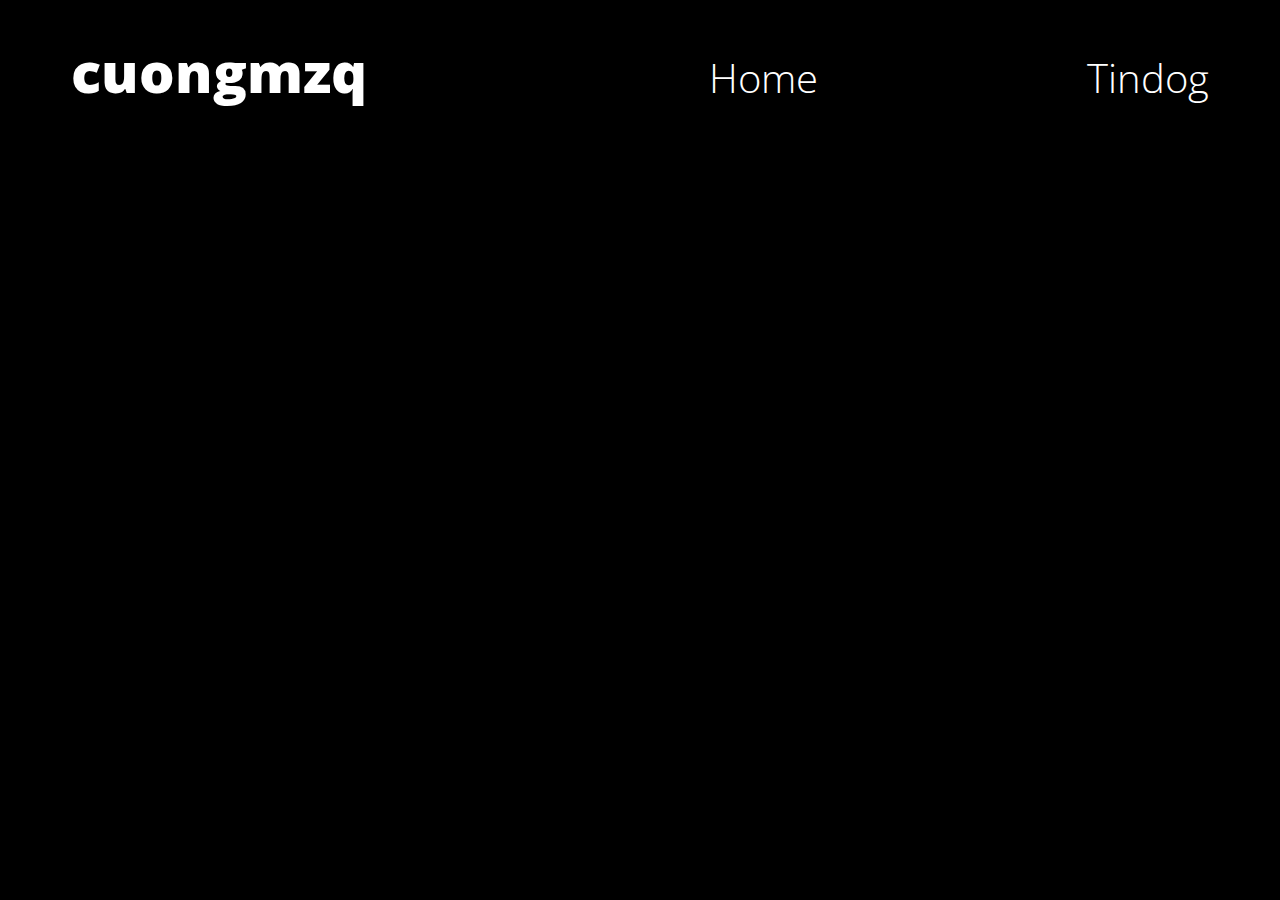
<file: index.html>
<!DOCTYPE html>
<html lang="en">
<head>
    <meta name="google-site-verification" content="tSfeykK9cVOF8v3bQ7t1dlt8lZDp2e0FeY9qTMcRA6c" />
    <meta charset="UTF-8">
    <meta http-equiv="X-UA-Compatible" content="IE=edge">
    <meta name="viewport" content="width=device-width, initial-scale=1.0">
    <link rel="stylesheet" href="styles.css">
    <link rel="preconnect" href="https://fonts.googleapis.com"><link rel="preconnect" href="https://fonts.gstatic.com" crossorigin><link href="https://fonts.googleapis.com/css2?family=Open+Sans:wght@300;400;700;800&display=swap" rel="stylesheet">
    <title>cuongmzq</title>
</head>
<body>
    <header>
        <div class="nav-bar">
            <h1 class="logo-title">cuongmzq</h1>
            <div class="nav-links nav-links">
                <a class="nav-item" href="#">Home</a>
                <a class="nav-item" href="./tindog">Tindog</a>
            </div>
        </div>
    </header>
    <body>
        <!-- <section class="introduction">
            <article class="intro-card">
                <h3 class="intro-title">Languages</h3>
                <p class="intro-content">English</p>
            </article>
            <article class="intro-card">
                <h3 class="intro-title">Programming</h3>
                <p class="intro-content">C++, Javascript, Python with Data structures and algorithm, OOP design, high performance.</p>
            </article>
            <article class="intro-card">
                <h3 class="intro-title">Techniques</h3>
                <p class="intro-content">Actively looking for solution, fast learning new concepts and technologies.</p>
            </article>
        </section> -->
        
    </body>
    <footer>

    </footer>
</body>
</html>
</file>
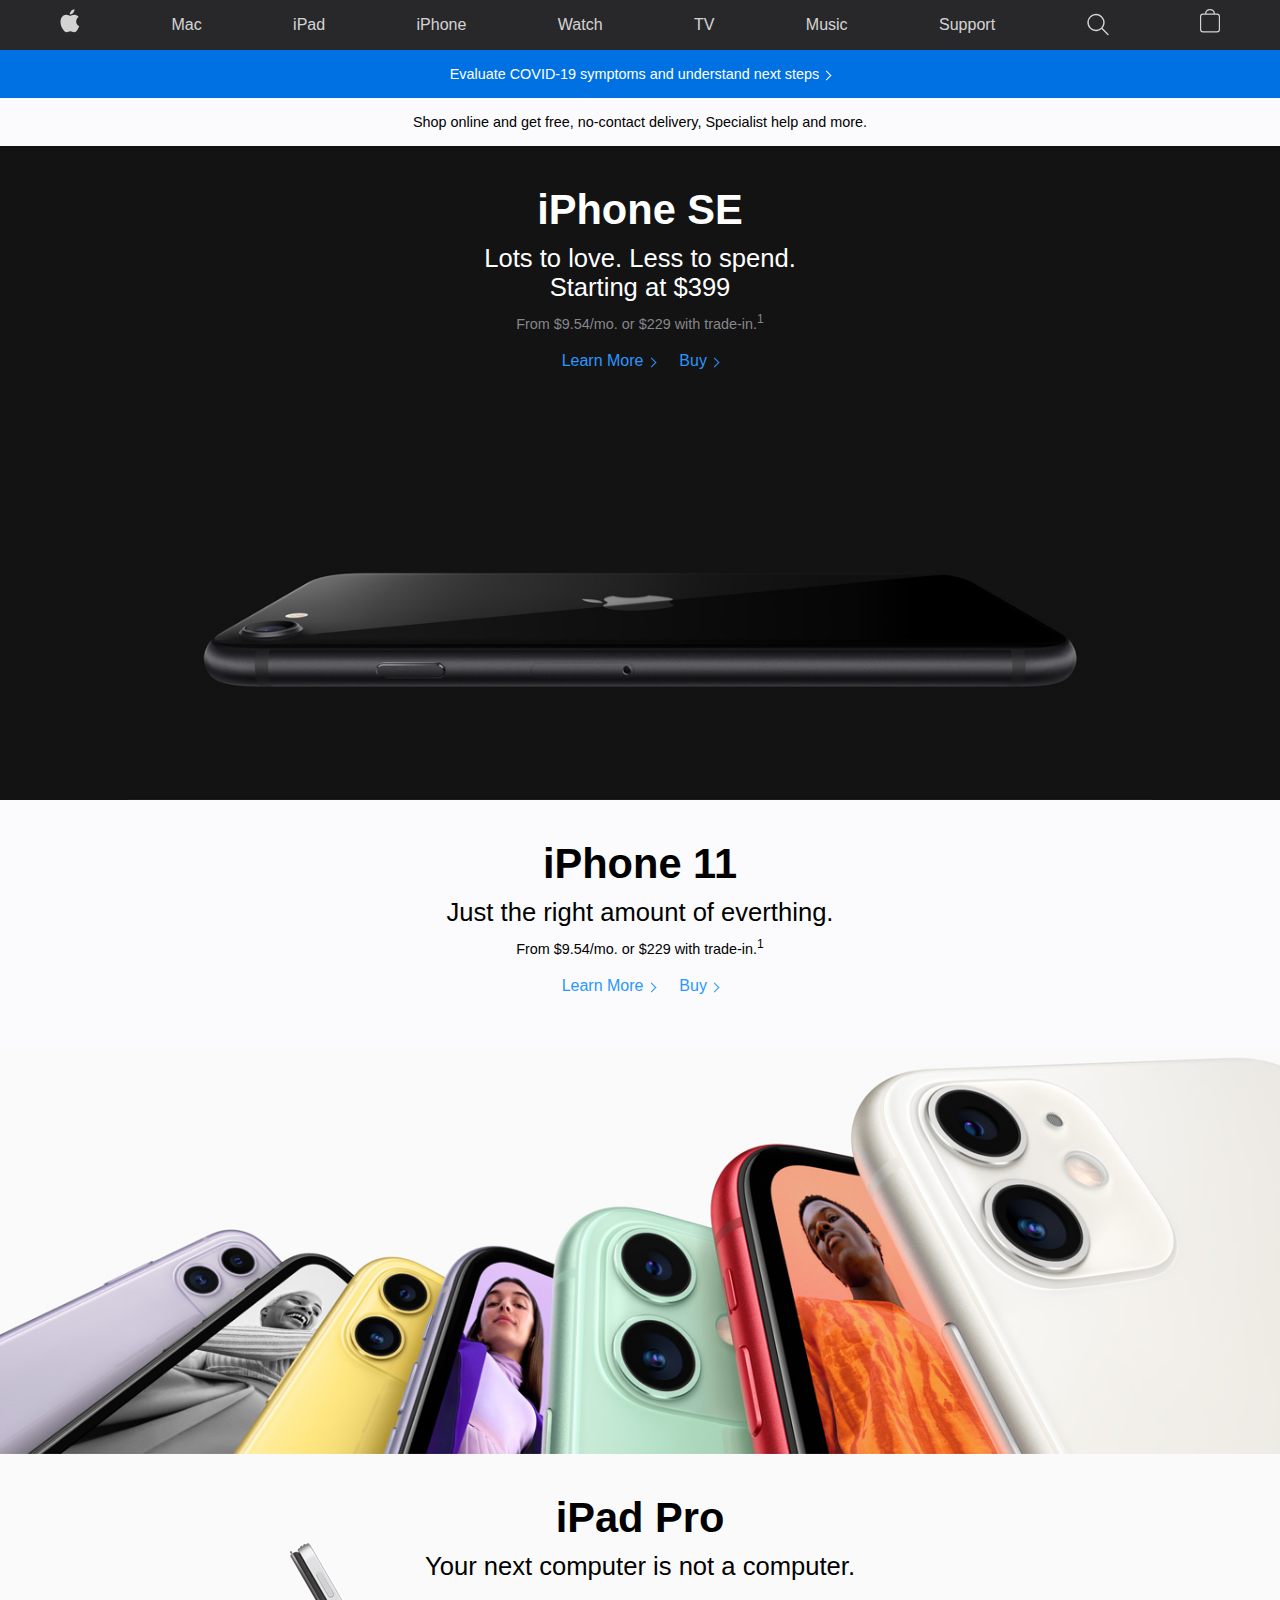
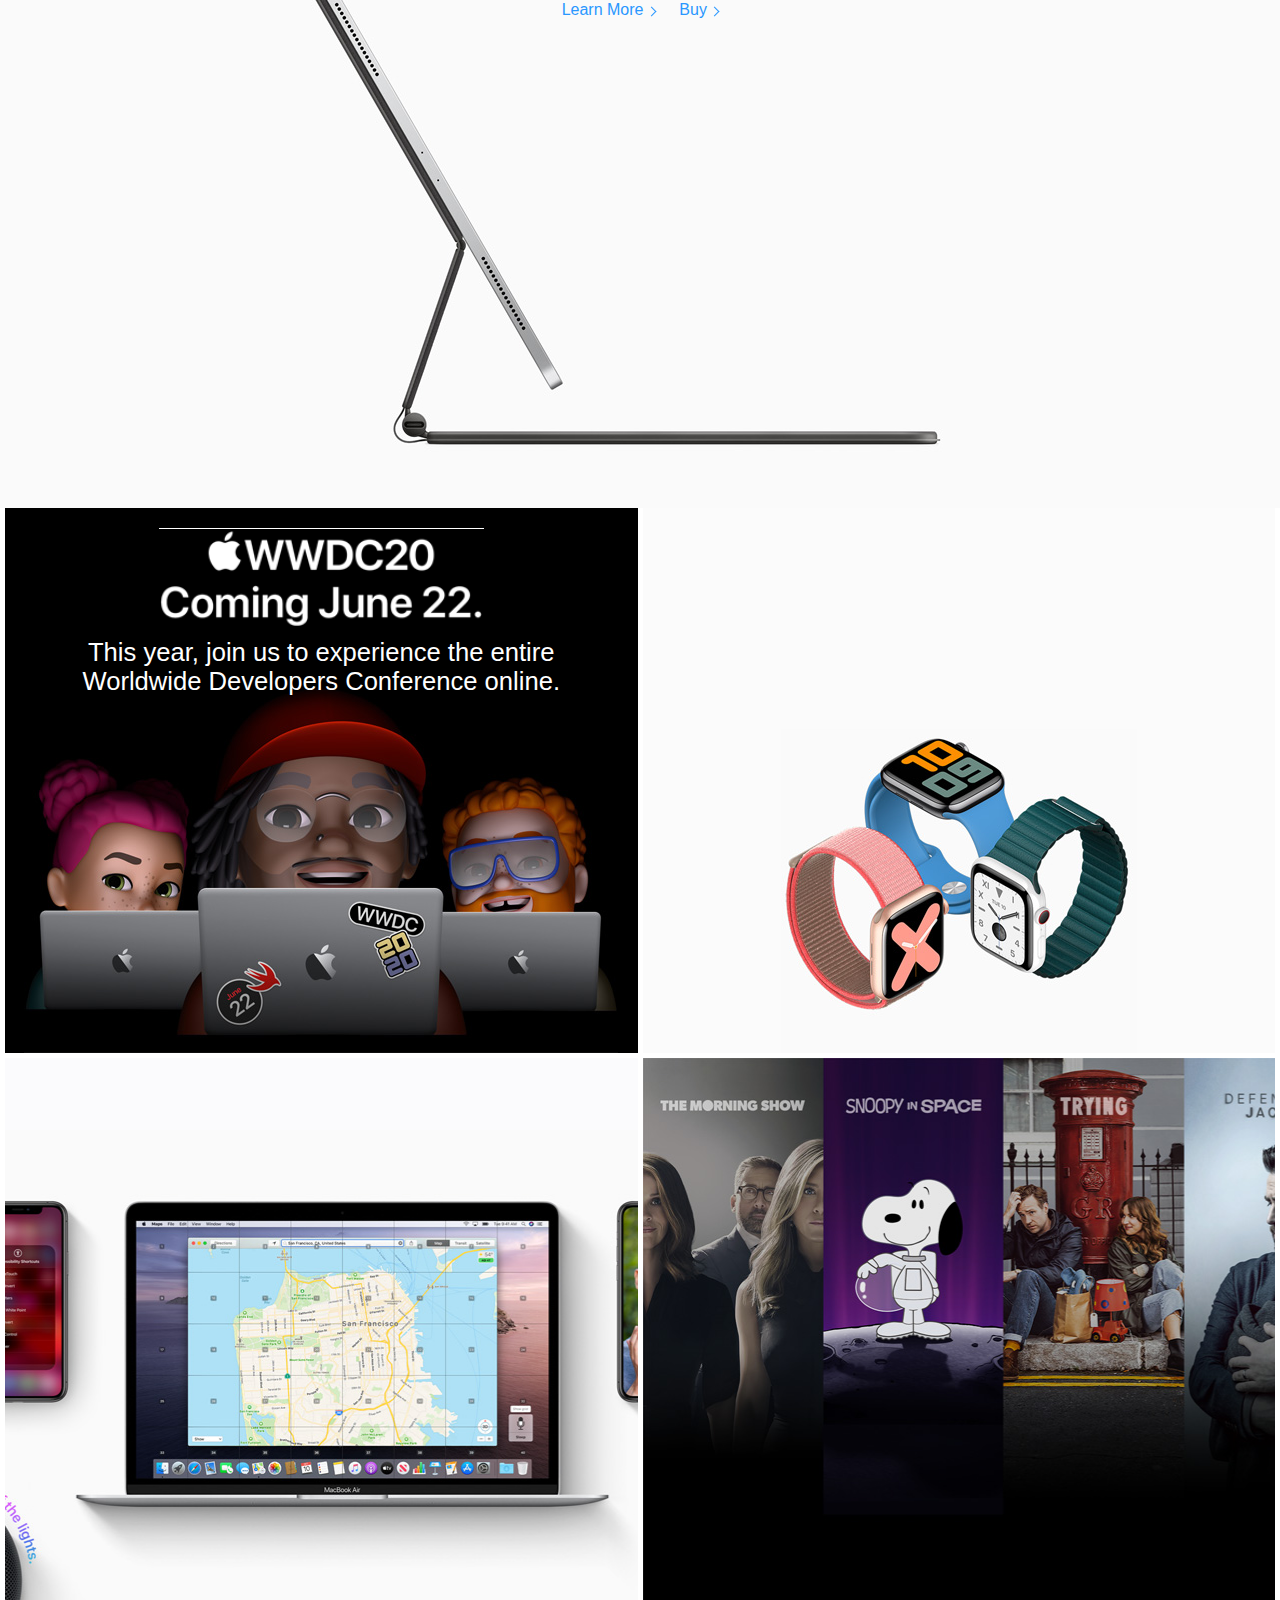
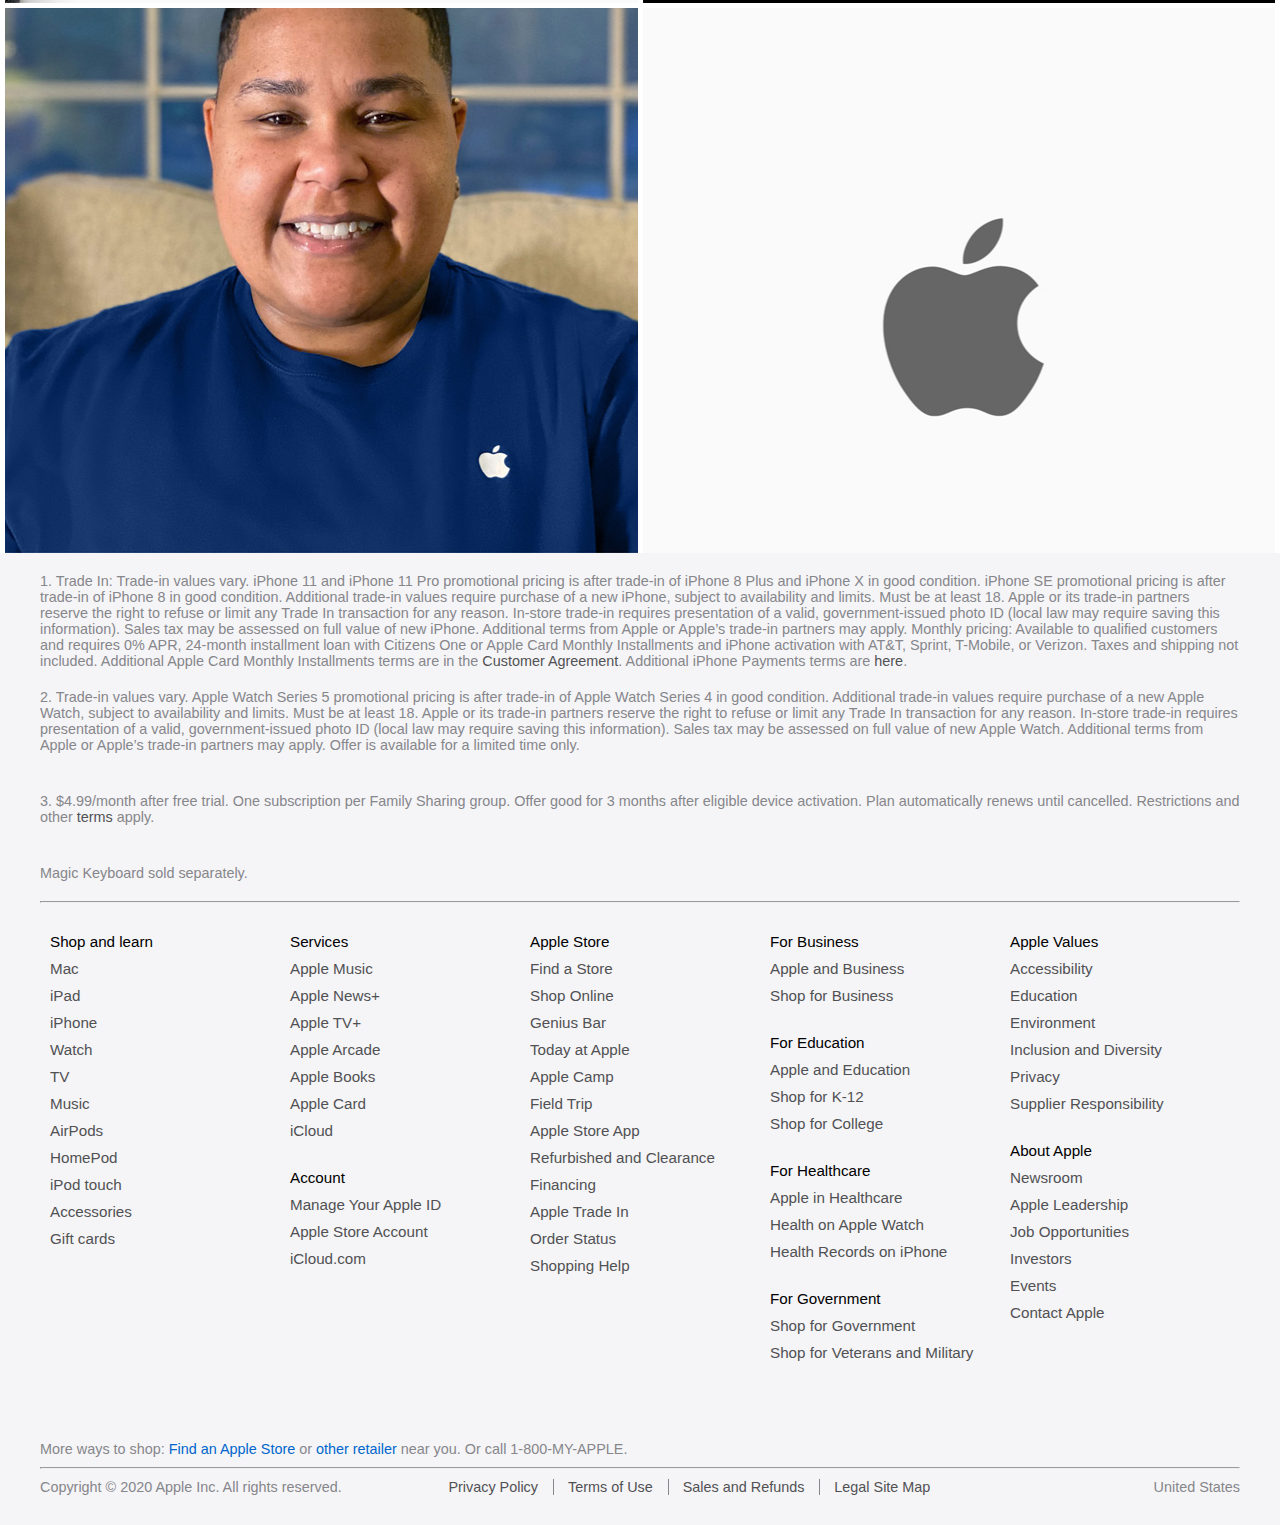
<file: apple/index.html>
<!DOCTYPE html>
<html lang="en">

<head>
    <meta charset="UTF-8">
    <meta name="viewport" content="width=device-width, initial-scale=1.0">
    <link rel="stylesheet" href="style.css">
    <title>Apple</title>
</head>

<body>
    <header>
        <nav class="main-nav">
            <ul class="container">
                <li class="main-nav-item main-nav-apple-icon"><a href="#"><i class="apple-icon"></i></a></li>
                <li class="main-nav-item main-nav-text"><a href="#">Mac</a></li>
                <li class="main-nav-item main-nav-text"><a href="#">iPad</a></li>
                <li class="main-nav-item main-nav-text"><a href="#">iPhone</a></li>
                <li class="main-nav-item main-nav-text"><a href="#">Watch</a></li>
                <li class="main-nav-item main-nav-text"><a href="#">TV</a></li>
                <li class="main-nav-item main-nav-text"><a href="#">Music</a></li>
                <li class="main-nav-item main-nav-text"><a href="#">Support</a></li>
                <li class="main-nav-item"><a href="#"><i class="search-icon"></i></a></li>
                <li class="main-nav-item"><a href="#"><i class="bag-icon"></i></a></li>
            </ul>
        </nav>
    </header>
    <main>
        <div class="optional-notification">
            <p class="covid-notification">Evaluate COVID‑19 symptoms and understand next steps <i
                    class="arrow-icon"></i></p>
            <p class="shop-online-notification">Shop online and get free, no‑contact delivery, Specialist help and more.
            </p>
        </div>
        <div class="main-homepage-collection">
            <div class="main-homepage-flex mh-iphone-se">
                <div class="container">
                    <h1>iPhone SE</h1>
                    <h2>Lots to love. Less to spend.<br />Starting at $399</h2>
                    <h3>From $9.54/mo. or $229 with trade-in.<sup>1</sup></h3>
                    <div class="learn-more-and-buy">
                        <a href="#">Learn More <i class="arrow-icon"></i></a>
                        <a href="#">Buy <i class="arrow-icon"></i></a>
                    </div>
                </div>
            </div>
            <div class="main-homepage-flex mh-iphone-11">
                <div class="container">
                    <h1>iPhone 11</h1>
                    <h2>Just the right amount of everthing.</h2>
                    <h3>From $9.54/mo. or $229 with trade-in.<sup>1</sup></h3>
                    <div class="learn-more-and-buy">
                        <a href="#">Learn More <i class="arrow-icon"></i></a>
                        <a href="#">Buy <i class="arrow-icon"></i></a>
                    </div>
                </div>
            </div>
            <div class="main-homepage-flex mh-ipad-pro">
                <div class="container">
                    <h1>iPad Pro</h1>
                    <h2>Your next computer is not a computer.</h2>
                    <!-- <h3>From $9.54/mo. or $229 with trade-in.<sup>1</sup></h3> -->
                    <div class="learn-more-and-buy">
                        <a href="#">Learn More <i class="arrow-icon"></i></a>
                        <a href="#">Buy <i class="arrow-icon"></i></a>
                    </div>
                </div>
            </div>
            <div class="main-homepage-grid">
                <div class="grid-item mg-wwdc20">
                    <div class="content">
                        <div class="mg-wwdc20-logo"></div>
                            <h3>This year, join us to experience the entire Worldwide Developers Conference online.</h3>
                    </div>
                </div>

                <div class="grid-item mg-watch-serie-5">
                    <div class="content">

                    </div>
                </div>

                <div class="grid-item mg-work-your-way">
                    <div class="content">

                    </div>
                </div>

                <div class="grid-item mg-tv-plus">
                    <div class="content">

                    </div>
                </div>

                <div class="grid-item mg-creative-at-home">
                    <div class="content">

                    </div>
                </div>

                <div class="grid-item mg-opening-stores">
                    <div class="content">

                    </div>
                </div>
            </div>
        </div>


    </main>
    <footer>
        <div class="container">
            <div class="f-explain">
                <p>1. Trade In: Trade‑in values vary. iPhone 11 and iPhone 11 Pro promotional pricing is after trade‑in
                    of iPhone 8 Plus and iPhone X in good condition. iPhone SE promotional pricing is after trade-in of
                    iPhone 8 in good condition. Additional trade‑in values require purchase of a new iPhone, subject to
                    availability and limits. Must be at least 18. Apple or its trade-in partners reserve the right to
                    refuse or limit any Trade In transaction for any reason. In‑store trade‑in requires presentation of
                    a valid, government-issued photo ID (local law may require saving this information). Sales tax may
                    be assessed on full value of new iPhone. Additional terms from Apple or Apple’s trade-in partners
                    may apply. Monthly pricing: Available to qualified customers and requires 0% APR, 24-month
                    installment loan with Citizens One or Apple Card Monthly Installments and iPhone activation with
                    AT&T, Sprint, T-Mobile, or Verizon. Taxes and shipping not included. Additional Apple Card Monthly
                    Installments terms are in the <strong><a href="#">Customer Agreement</a></strong>. Additional iPhone
                    Payments terms are <strong><a href="#">here</a></strong>.</p>
                <p>2. Trade‑in values vary. Apple Watch Series 5 promotional pricing is after trade‑in of Apple Watch
                    Series 4 in good condition. Additional trade‑in values require purchase of a new Apple Watch,
                    subject to availability and limits. Must be at least 18. Apple or its trade-in partners reserve the
                    right to refuse or limit any Trade In transaction for any reason. In‑store trade‑in requires
                    presentation of a valid, government-issued photo ID (local law may require saving this information).
                    Sales tax may be assessed on full value of new Apple Watch. Additional terms from Apple or Apple’s
                    trade-in partners may apply. Offer is available for a limited time only.</p>
                <p>3. $4.99/month after free trial. One subscription per Family Sharing group. Offer good for 3 months
                    after eligible device activation. Plan automatically renews until cancelled. Restrictions and other
                    <strong><a href="#">terms</a></strong> apply.</p>
                <p>Magic Keyboard sold separately.</p>
            </div>
            <hr>
            <div class="f-link-container">
                <div class="f-column">
                    <div class="f-collection">
                        <h4 class="fc-title">Shop and learn</h4>
                        <ul class="fc-link">
                            <li><a href="#">Mac</a></li>
                            <li><a href="#">iPad</a></li>
                            <li><a href="#">iPhone</a></li>
                            <li><a href="#">Watch</a></li>
                            <li><a href="#">TV</a></li>
                            <li><a href="#">Music</a></li>
                            <li><a href="#">AirPods</a></li>
                            <li><a href="#">HomePod</a></li>
                            <li><a href="#">iPod touch</a></li>
                            <li><a href="#">Accessories</a></li>
                            <li><a href="#">Gift cards</a></li>
                        </ul>
                    </div>
                </div>
                <div class="f-column">
                    <div class="f-collection">
                        <h4 class="fc-title">Services</h4>
                        <ul class="fc-link">
                            <li><a href="#">Apple Music</a></li>
                            <li><a href="#">Apple News+</a></li>
                            <li><a href="#">Apple TV+</a></li>
                            <li><a href="#">Apple Arcade</a></li>
                            <li><a href="#">Apple Books</a></li>
                            <li><a href="#">Apple Card</a></li>
                            <li><a href="#">iCloud</a></li>
                        </ul>
                    </div>
                    <div class="f-collection">
                        <h4 class="fc-title">Account</h4>
                        <ul class="fc-link">
                            <li><a href="#">Manage Your Apple ID</a></li>
                            <li><a href="#">Apple Store Account</a></li>
                            <li><a href="#">iCloud.com</a></li>
                        </ul>
                    </div>
                </div>
                <div class="f-column">
                    <div class="f-collection">
                        <h4 class="fc-title">Apple Store</h4>
                        <ul class="fc-link">
                            <li><a href="#">Find a Store</a></li>
                            <li><a href="#">Shop Online</a></li>
                            <li><a href="#">Genius Bar</a></li>
                            <li><a href="#">Today at Apple</a></li>
                            <li><a href="#">Apple Camp</a></li>
                            <li><a href="#">Field Trip</a></li>
                            <li><a href="#">Apple Store App</a></li>
                            <li><a href="#">Refurbished and Clearance</a></li>
                            <li><a href="#">Financing</a></li>
                            <li><a href="#">Apple Trade In</a></li>
                            <li><a href="#">Order Status</a></li>
                            <li><a href="#">Shopping Help</a></li>

                        </ul>
                    </div>
                </div>
                <div class="f-column">
                    <div class="f-collection">
                        <h4 class="fc-title">For Business</h4>
                        <ul class="fc-link">
                            <li><a href="#">Apple and Business</a></li>
                            <li><a href="#">Shop for Business</a></li>
                        </ul>
                    </div>

                    <div class="f-collection">
                        <h4 class="fc-title">For Education</h4>
                        <ul class="fc-link">
                            <li><a href="#">Apple and Education</a></li>
                            <li><a href="#">Shop for K-12</a></li>
                            <li><a href="#">Shop for College</a></li>
                        </ul>
                    </div>

                    <div class="f-collection">
                        <h4 class="fc-title">For Healthcare</h4>
                        <ul class="fc-link">
                            <li><a href="#">Apple in Healthcare</a></li>
                            <li><a href="#">Health on Apple Watch</a></li>
                            <li><a href="#">Health Records on iPhone</a></li>
                        </ul>
                    </div>

                    <div class="f-collection">
                        <h4 class="fc-title">For Government</h4>
                        <ul class="fc-link">
                            <li><a href="#">Shop for Government</a></li>
                            <li><a href="#">Shop for Veterans and Military</a></li>
                        </ul>
                    </div>

                </div>
                <div class="f-column">
                    <div class="f-collection">
                        <h4 class="fc-title">Apple Values</h4>
                        <ul class="fc-link">
                            <li><a href="#">Accessibility</a></li>
                            <li><a href="#">Education</a></li>
                            <li><a href="#">Environment</a></li>
                            <li><a href="#">Inclusion and Diversity</a></li>
                            <li><a href="#">Privacy</a></li>
                            <li><a href="#">Supplier Responsibility</a></li>
                        </ul>
                    </div>

                    <div class="f-collection">
                        <h4 class="fc-title">About Apple</h4>
                        <ul class="fc-link">
                            <li><a href="#">Newsroom</a></li>
                            <li><a href="#">Apple Leadership</a></li>
                            <li><a href="#">Job Opportunities</a></li>
                            <li><a href="#">Investors</a></li>
                            <li><a href="#">Events</a></li>
                            <li><a href="#">Contact Apple</a></li>
                        </ul>
                    </div>
                </div>
            </div>
            <div class="f-extras">
                <div class="fe-shop">
                    <p>More ways to shop: <a href="#">Find an Apple Store</a> or <a href="#">other retailer</a> near
                        you. Or
                        call 1-800-MY-APPLE.</p>
                </div>
                <hr>
                <div class="fe-legal-country">
                    <div class="fe-copyright">Copyright © 2020 Apple Inc. All rights reserved.</div>
                    <ul class="fe-legal-link">
                        <li><a href="">Privacy Policy</a></li>
                        <li><a href="">Terms of Use</a></li>
                        <li><a href="">Sales and Refunds</a></li>
                        <li><a href="">Legal Site Map</a></li>
                    </ul>
                    <div class="fe-country">
                        <div class="fe-country-text-icon"><i class="us-flag-icon"></i><span
                                class="fe-country-text">United States</span></div>
                    </div>
                </div>
            </div>
        </div>
    </footer>
</body>

</html>
</file>
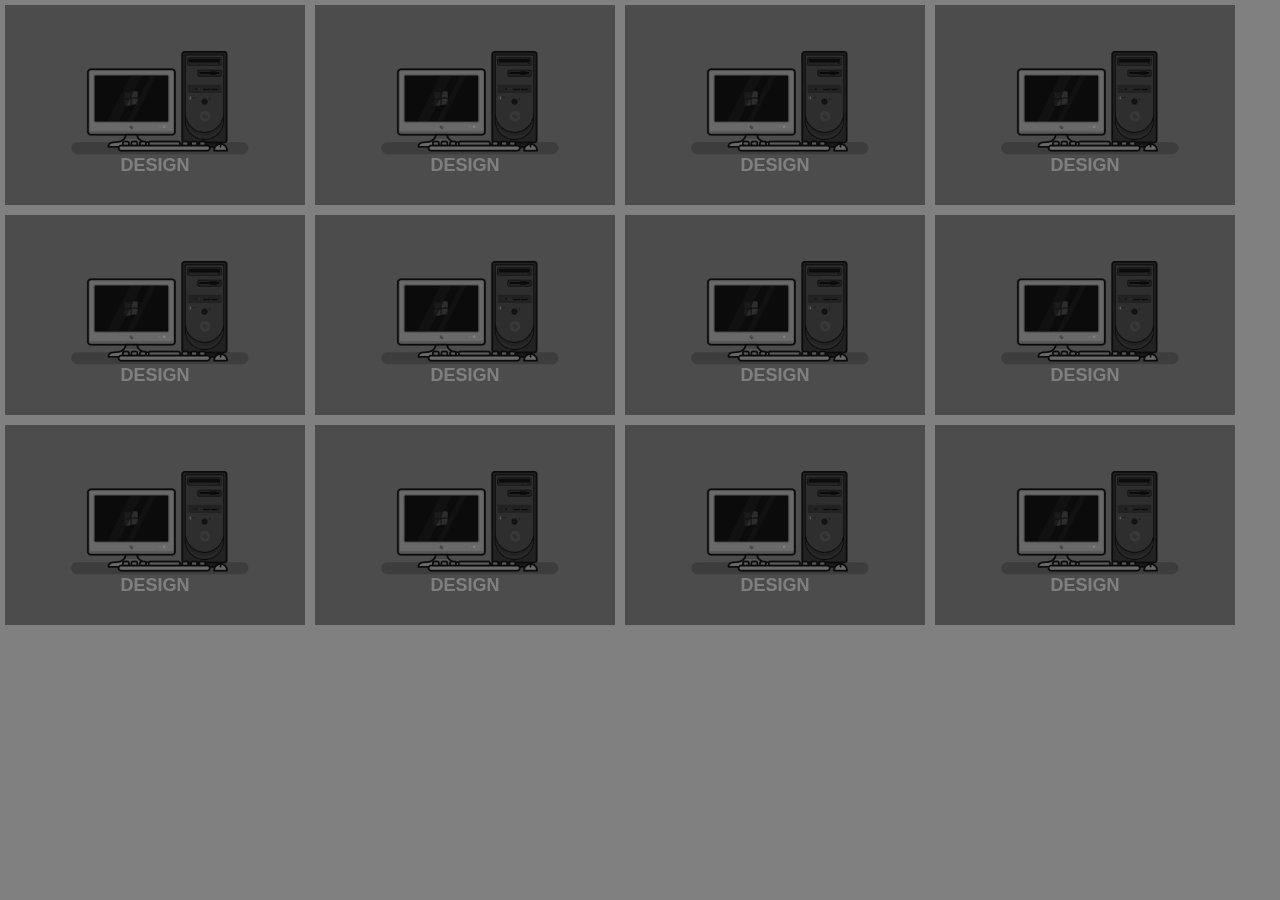
<file: css-card-hover-effect.html>
<!DOCTYPE html>
<html lang="en">

<head>
    <meta charset="UTF-8">
    <meta name="viewport" content="width=device-width, initial-scale=1.0">
    <title>Document</title>
</head>

<body>
    <style>
        * {
            box-sizing: border-box;
            margin: 0;
            padding: 0;
            font-family: sans-serif;
        }

        body {
            display: flex;
            flex-direction: row;
            background: gray;
        }

        img {
            width: 100%;
        }

        a {
            text-decoration: none;
            color: black;
            cursor: pointer;
        }

        .col {
            display: flex;
            flex-direction: column;
        }

        .card {
            display: inline-block;
            width: 300px;
            height: 200px;
            position: relative;
            transition: 0.4s ease-in-out;
            margin: 5px;
        }

        .card .cover {
            width: 300px;
            height: 200px;
            display: block;
            position: relative;
            filter: grayscale(100%);
            background: url('gummy-desktop.png'), lightcoral;
            background-size: cover;
            background-position: center center;
            z-index: 1000;
            transition: 0.6s ease-in-out;
        }

        .card .cover::before {
            content: '';
            background: rgba(0, 0, 0, 0.5);
            position: absolute;
            top: 0;
            left: 0;
            width: 100%;
            height: 200px;
            z-index: 10000;
            transition: 0.4s ease-in-out;
        }

        .card:hover .cover::before {
            opacity: 0;
            visibility: hidden;
        }

        .card:hover {
            height: 410px;
        }

        .card:hover .cover {
            filter: none;
        }

        .card h1 {
            font-size: 18px;
            color: white;
            font-weight: 900;
            text-align: center;
            position: relative;
            top: 150px;
            text-transform: uppercase;

        }

        .card .content {
            z-index: 10;
            background: white;
            padding: 20px;
            margin-bottom: 10px;
            font-size: 18px;
            font-weight: 300;
            text-align: justify;
            opacity: 0;
            visibility: hidden;
            transform: translateY(-100%);
            transition: 0.4s ease-in-out;
        }

        .card:hover .content {
            opacity: 1;
            visibility: visible;
            transform: translateY(0);
        }

        .card .content p {
            margin-bottom: 10px;
        }

        .card .content a {
            display: inline-block;
            border: black 1px solid;
            padding: 5px;
        }
    </style>
    <!-- Column 1 -->
    <div class="col">
        <div class="card">
            <div class="cover">
                <h1>Design</h1>
            </div>
            <div class="content">
                <p>Lorem ipsum dolor sit amet consectetur adipisicing elit. Iusto, exercitationem ab cupiditate animi
                    quos
                    assumenda quia totam a eum molestias!</p>
                <a href="#">Read more.</a>
            </div>
        </div>
        <div class="card">
            <div class="cover">
                <h1>Design</h1>
            </div>
            <div class="content">
                <p>Lorem ipsum dolor sit amet consectetur adipisicing elit. Iusto, exercitationem ab cupiditate animi
                    quos
                    assumenda quia totam a eum molestias!</p>
                <a href="#">Read more.</a>
            </div>
        </div>
        <div class="card">
            <div class="cover">
                <h1>Design</h1>
            </div>
            <div class="content">
                <p>Lorem ipsum dolor sit amet consectetur adipisicing elit. Iusto, exercitationem ab cupiditate animi
                    quos
                    assumenda quia totam a eum molestias!</p>
                <a href="#">Read more.</a>
            </div>
        </div>
    </div>
    <!-- Column 2 -->
    <div class="col">
        <div class="card">
            <div class="cover">
                <h1>Design</h1>
            </div>
            <div class="content">
                <p>Lorem ipsum dolor sit amet consectetur adipisicing elit. Iusto, exercitationem ab cupiditate animi
                    quos
                    assumenda quia totam a eum molestias!</p>
                <a href="#">Read more.</a>
            </div>
        </div>
        <div class="card">
            <div class="cover">
                <h1>Design</h1>
            </div>
            <div class="content">
                <p>Lorem ipsum dolor sit amet consectetur adipisicing elit. Iusto, exercitationem ab cupiditate animi
                    quos
                    assumenda quia totam a eum molestias!</p>
                <a href="#">Read more.</a>
            </div>
        </div>
        <div class="card">
            <div class="cover">
                <h1>Design</h1>
            </div>
            <div class="content">
                <p>Lorem ipsum dolor sit amet consectetur adipisicing elit. Iusto, exercitationem ab cupiditate animi
                    quos
                    assumenda quia totam a eum molestias!</p>
                <a href="#">Read more.</a>
            </div>
        </div>
    </div>
    <!-- Column 3 -->
    <div class="col">
        <div class="card">
            <div class="cover">
                <h1>Design</h1>
            </div>
            <div class="content">
                <p>Lorem ipsum dolor sit amet consectetur adipisicing elit. Iusto, exercitationem ab cupiditate animi
                    quos
                    assumenda quia totam a eum molestias!</p>
                <a href="#">Read more.</a>
            </div>
        </div>
        <div class="card">
            <div class="cover">
                <h1>Design</h1>
            </div>
            <div class="content">
                <p>Lorem ipsum dolor sit amet consectetur adipisicing elit. Iusto, exercitationem ab cupiditate animi
                    quos
                    assumenda quia totam a eum molestias!</p>
                <a href="#">Read more.</a>
            </div>
        </div>
        <div class="card">
            <div class="cover">
                <h1>Design</h1>
            </div>
            <div class="content">
                <p>Lorem ipsum dolor sit amet consectetur adipisicing elit. Iusto, exercitationem ab cupiditate animi
                    quos
                    assumenda quia totam a eum molestias!</p>
                <a href="#">Read more.</a>
            </div>
        </div>
    </div>
    <!-- Column 4 -->
    <div class="col">
        <div class="card">
            <div class="cover">
                <h1>Design</h1>
            </div>
            <div class="content">
                <p>Lorem ipsum dolor sit amet consectetur adipisicing elit. Iusto, exercitationem ab cupiditate animi
                    quos
                    assumenda quia totam a eum molestias!</p>
                <a href="#">Read more.</a>
            </div>
        </div>
        <div class="card">
            <div class="cover">
                <h1>Design</h1>
            </div>
            <div class="content">
                <p>Lorem ipsum dolor sit amet consectetur adipisicing elit. Iusto, exercitationem ab cupiditate animi
                    quos
                    assumenda quia totam a eum molestias!</p>
                <a href="#">Read more.</a>
            </div>
        </div>
        <div class="card">
            <div class="cover">
                <h1>Design</h1>
            </div>
            <div class="content">
                <p>Lorem ipsum dolor sit amet consectetur adipisicing elit. Iusto, exercitationem ab cupiditate animi
                    quos
                    assumenda quia totam a eum molestias!</p>
                <a href="#">Read more.</a>
            </div>
        </div>
    </div>
    <!-- Column 5 -->

</body>

</html>
</file>
<file: styles.css>
body {
    background-color: black;
    color: white;
    font-family: 'Open Sans', sans-serif;
}

a {
    color: white;
    text-decoration: none;
    font-weight: 300;
    font-size: 2.5rem;
}

.nav-bar {
    display: flex;
    margin: 0 auto;
    flex-wrap: wrap;
    max-width: 1200px;
    justify-content: space-between;
    align-items: baseline;
    padding-top: 2%;
    padding-bottom: 2%;
    padding-left: 5%;
    padding-right: 5%;
}

.nav-links {
    width: 50%;
    max-width: 500px;
    display: flex;
    justify-content: space-between;
    gap: 8%;
}

.logo-title {
    margin: 0;
    display: inline-block;
    font-size: 3.5rem;
    font-weight: 900;
}

.introduction {
    display: flex;
    align-items: baseline;
    justify-content: space-between;
    gap: 10%;
    max-width: 1200px;
    margin: 0 auto;
    padding: 2% 0;
}

.intro-title {
    font-weight: 700;
    font-size: 2.5rem;
}

.intro-content {
    font-weight: 300;
    font-size: 2rem;
}

.intro-card {
    flex-grow: 1;
    flex-basis: 0;
}
</file>
<file: apple/style.css>
* {
    margin: 0;
    padding: 0;
    box-sizing: border-box;
    font-weight: 100;
}

body {
    font-family: -apple-system, BlinkMacSystemFont, 'Segoe UI', Roboto, Oxygen, Ubuntu, Cantarell, 'Open Sans', 'Helvetica Neue', sans-serif;
    font-size: 16px;
}

ul {
    list-style: none;
}

a {
    text-decoration: none;
    cursor: pointer;
    color: white;
}

main {
    margin: 0 auto;
    max-width: 2000px;
    padding-top: 50px;
}

.container {
    width: 1200px;
}

/* ------------------- HEADER FIXED -------------------- */

.main-nav {
    width: 100%;
    background-color: #1d1d1f;
    font-size: 1rem;
    height: 50px;
    display: flex;
    justify-content: center;
    position: fixed;
    opacity: 0.95;
    z-index: 2;
}

.main-nav .container {
    padding: 0 20px;
    display: flex;
    flex-direction: row;
    justify-content: space-between;
    align-items: center;
}


.main-nav .main-nav-item {
    opacity: 0.8;
}

.main-nav .main-nav-item:hover {
    opacity: 1;
}


.apple-icon {
    display: inline-block;
    background-image: url('images/nav-icons/apple.svg');
    background-size: cover;
    background-position: center center;
    background-repeat: no-repeat;
    width: 20px;
    height: 50px;
}

.search-icon {
    display: inline-block;
    background-image: url('images/nav-icons/search.svg');
    background-size: cover;
    background-position: botom center;
    background-repeat: no-repeat;
    width: 22px;
    height: 50px;
}

.bag-icon {
    display: inline-block;
    background-image: url('images/nav-icons/bag.svg');
    background-size: cover;
    background-position: center center;
    background-repeat: no-repeat;
    width: 20px;
    height: 50px;
}

/* OTHER ICONS */

.us-flag-icon {
    display: inline-block;
    background-image: url('https://img.icons8.com/color/48/000000/usa.png');
    background-size: cover;
    background-position: center center;
    background-repeat: no-repeat;
    width: 20px;
    height: 12px;
    margin: auto;
}

.arrow-icon {
    border: solid;
    border-width: 0 1px 1px 0;
    display: inline-block;
    padding: 3px;
    transform: rotate(-45deg);
    -webkit-transform: rotate(-45deg);
}

/* ------------------- MAIN FIXED -------------------- */


main .optional-notification .covid-notification,
main .optional-notification .shop-online-notification {
    text-align: center;
    font-size: 0.9rem;
    padding: 1rem;
}

main .optional-notification .covid-notification {
    background-color: #0071E3;
    color: #fff;
}

main .optional-notification .shop-online-notification {
    background-color: #fbfbfd;
}

.main-homepage-flex {
    display: flex;
    justify-content: center;
}


.main-homepage-collection .container {
    padding: 40px 20px 20px;
    text-align: center;
    height: 654px;
}

.main-homepage-collection .mh-iphone-se {
    background-color: #131313;
}

.main-homepage-collection .mh-iphone-se .container {
    
}

.main-homepage-collection .mh-iphone-11 {
    background: url('images/iphone-11-large.jpg');
    background-color: #fbfbfd;
    background-repeat: no-repeat;
    background-position: bottom center;
    background-size: 2000px;
}

.main-homepage-collection .mh-ipad-pro {
    background: url('images/ipad-pro-large.jpg');
    background-color: #fbfbfd;
    background-repeat: no-repeat;
    background-position: bottom center;
    background-size: 100wh;
}

.main-homepage-collection .mg-wwdc20 {
    background: #000 url('images/wwdc-20-tile.jpg');
    background-repeat: no-repeat;
    background-position: bottom center;
}

.main-homepage-collection .mg-watch-serie-5 {
    background: #fbfbfb url('images/watch-series-5-tile.jpg');
    background-repeat: no-repeat;
    background-position: bottom center;
}

.main-homepage-collection .mg-work-your-way {
    background: #fbfbfd url('images/work-your-way-tile.jpg');
    background-repeat: no-repeat;
    background-position: bottom center;
}

.main-homepage-collection .mg-tv-plus {
    background: #000 url('images/tv-plus-tile.jpg');
    background-repeat: no-repeat;
    background-position: top left;
}

.main-homepage-collection .mg-creative-at-home {
    background: #000 url('images/get-creative-at-home-tile.jpg');
    background-repeat: no-repeat;
    background-position: bottom center;
}

.main-homepage-collection .mg-opening-stores {
    background: #fbfbfb url('images/apple-logo-tile.jpg');
    background-repeat: no-repeat;
    background-position: bottom center;
}

.main-homepage-collection .main-homepage-grid {
    flex: 1 1 auto;
    display: grid;
    grid-template-columns: repeat(2, minmax(200px, 1fr));
    grid-template-rows: repeat(3, minmax(200px, 1fr));
    column-gap: 5px;
    row-gap: 5px;
    padding: 0 5px;
}

.main-homepage-collection .main-homepage-grid .grid-item {
    height: 545px;
}

.main-homepage-collection .container h1 {
    font-size: 2.6rem;
    font-weight: 600;
}

.main-homepage-collection .container h2 {
    margin-top: 10px;
    font-size: 1.6rem;
    font-weight: 300;
}

.main-homepage-collection .container h3 {
    margin-top: 10px;
    font-size: 0.9rem;
    font-weight: 200;
}

.main-homepage-collection .container a {
    color: #2997FF;
}

.main-homepage-collection .container a:hover {
    text-decoration: underline;
}

.main-homepage-collection .container .learn-more-and-buy {
    margin-top: 20px;
}

.main-homepage-collection .container .learn-more-and-buy a:not(:last-child) {
    margin-right: 20px;
}


.main-homepage-collection .mh-iphone-se .container h1,
.main-homepage-collection .mh-iphone-se .container h2 {
    color: #fff;
}

.main-homepage-collection .mh-iphone-se .container h3 {
    color: #86868B
}

.main-homepage-collection .main-homepage-grid .mg-wwdc20 {
    display: flex;
    justify-content: center;
    padding: 20px;
}

.main-homepage-collection .main-homepage-grid .content {
    width: 600px;
    color: white;
    text-align: center;
    display: flex;
    flex-direction: column;
    align-items: center;
}

.main-homepage-collection .main-homepage-grid .mg-wwdc20 .content h3 {
    margin: 0 50px;
    font-size: 1.6rem;
    font-weight: 400;
}

.main-homepage-collection .main-homepage-grid .mg-wwdc20 .content .mg-wwdc20-logo {
    width: 325px;
    height: 100px;
    margin-bottom: 10px;
    background: #fff url('images/logo-wwdc20-large.png');
    background-repeat: no-repeat;
    background-position: center center;
    background-size: contain;

}

@media (min-width: 621px) {
    .main-homepage-collection .mh-iphone-se {
        background-image:  url('images/iphone-se-large.jpg');
        background-repeat: no-repeat;
        background-position: bottom center;
        background-size: 80%;
    }
}

@media (max-width: 620px) {
    .main-homepage-collection .mh-iphone-se {
        background-image:  url('images/iphone-se-small.jpg');
        background-repeat: no-repeat;
        background-position: bottom center;
        background-size: 80%;
    }
}

@media (max-width: 964px) {
    .main-homepage-collection .main-homepage-grid {
        grid-template-columns: 1fr;
    }

    .main-nav-text {
        display: none;
        visibility: hidden;
        position: absolute;
    }

    .main-nav .container :nth-child(1) {
        order: 9;
    }

    .main-nav .container :nth-child(9) {
        order: 1;
    }

    .main-nav .container :nth-child(10) {
        order: 10;
    }

    .main-homepage-collection .mh-ipad-pro {
        background-size: 400%;    
    }

    .main-homepage-collection .mh-iphone-11 {
        background-size: 150vh;    
    }


}

/* @media (max-width: 464px) */


/* ------------------- FOOTER FIXED -------------------- */

footer {
    background-color: #f5f5f7;
    display: flex;
    justify-content: center;
    padding: 20px 0;
}

footer .container a:hover {
    text-decoration: underline;
}

footer .container .f-explain a:hover,
footer .container .f-link-container a:hover,
footer .container .f-extras .fe-legal-country .fe-legal-link a:hover {
    color: #1d1d1f;
}

footer .container .f-explain,
footer .container .f-extras {
    color: #86868B;
}

footer .container .f-explain a,
footer .container .f-link-container a,
footer .container .f-extras .fe-legal-country .fe-legal-link a {
    color: #515154;
}

footer .container .f-explain p:not(:first-child) {
    padding: 20px 0;
}

footer .container .f-explain p,
footer .container .f-extras {
    font-size: 0.9rem;
}

footer .f-link-container {
    margin: 0 0 40px;
    padding: 20px 0 0;

    display: flex;
    flex-direction: row;
    flex-wrap: wrap;
}

footer .f-link-container .f-column {
    flex: 1 1 176px;
    min-width: 200px;
    padding: 10px;
}

footer .f-link-container .f-column .f-collection {
    margin-bottom: 20px;
}

footer .container .f-link-container .f-column .fc-title {
    font-size: 0.95rem;
    font-weight: 400;
    cursor: default;
}

footer .container .f-link-container .f-column .fc-link li {
    font-size: 0.95rem;
    margin-top: 10px;
}

footer .container .f-link-container .f-column .f-collection:not(:last-child) {
    margin-bottom: 30px;
}

footer .container .f-extras .fe-shop,
footer .container .f-extras .fe-legal-country {
    padding: 10px 0;
}

footer .container .f-extras .fe-legal-country {
    display: flex;
    justify-content: space-between;
}

footer .container .f-extras .fe-legal-country .fe-copyright,
footer .container .f-extras .fe-legal-country .fe-legal-link,
footer .container .f-extras .fe-legal-country .fe-country {
    flex: 1 1 auto;
}

footer .container .f-extras .fe-copyright {
    margin-right: 10px;
}

footer .container .f-extras .fe-shop a {
    color: #0066cc;
}

footer .container .f-extras .fe-legal-country .fe-legal-link li {
    display: inline;
}

footer .container .f-extras .fe-legal-country .fe-legal-link li:not(:last-child) {
    display: inline;
    padding-right: 15px;
    margin-right: 10px;
    border-right: 1px #86868B solid;
}

footer .container .f-extras .fe-country {
    text-align: right;
}

footer .container .f-extras .fe-country .fe-country-text-icon .fe-country-text {
    margin-left: 10px;
}
</file>
